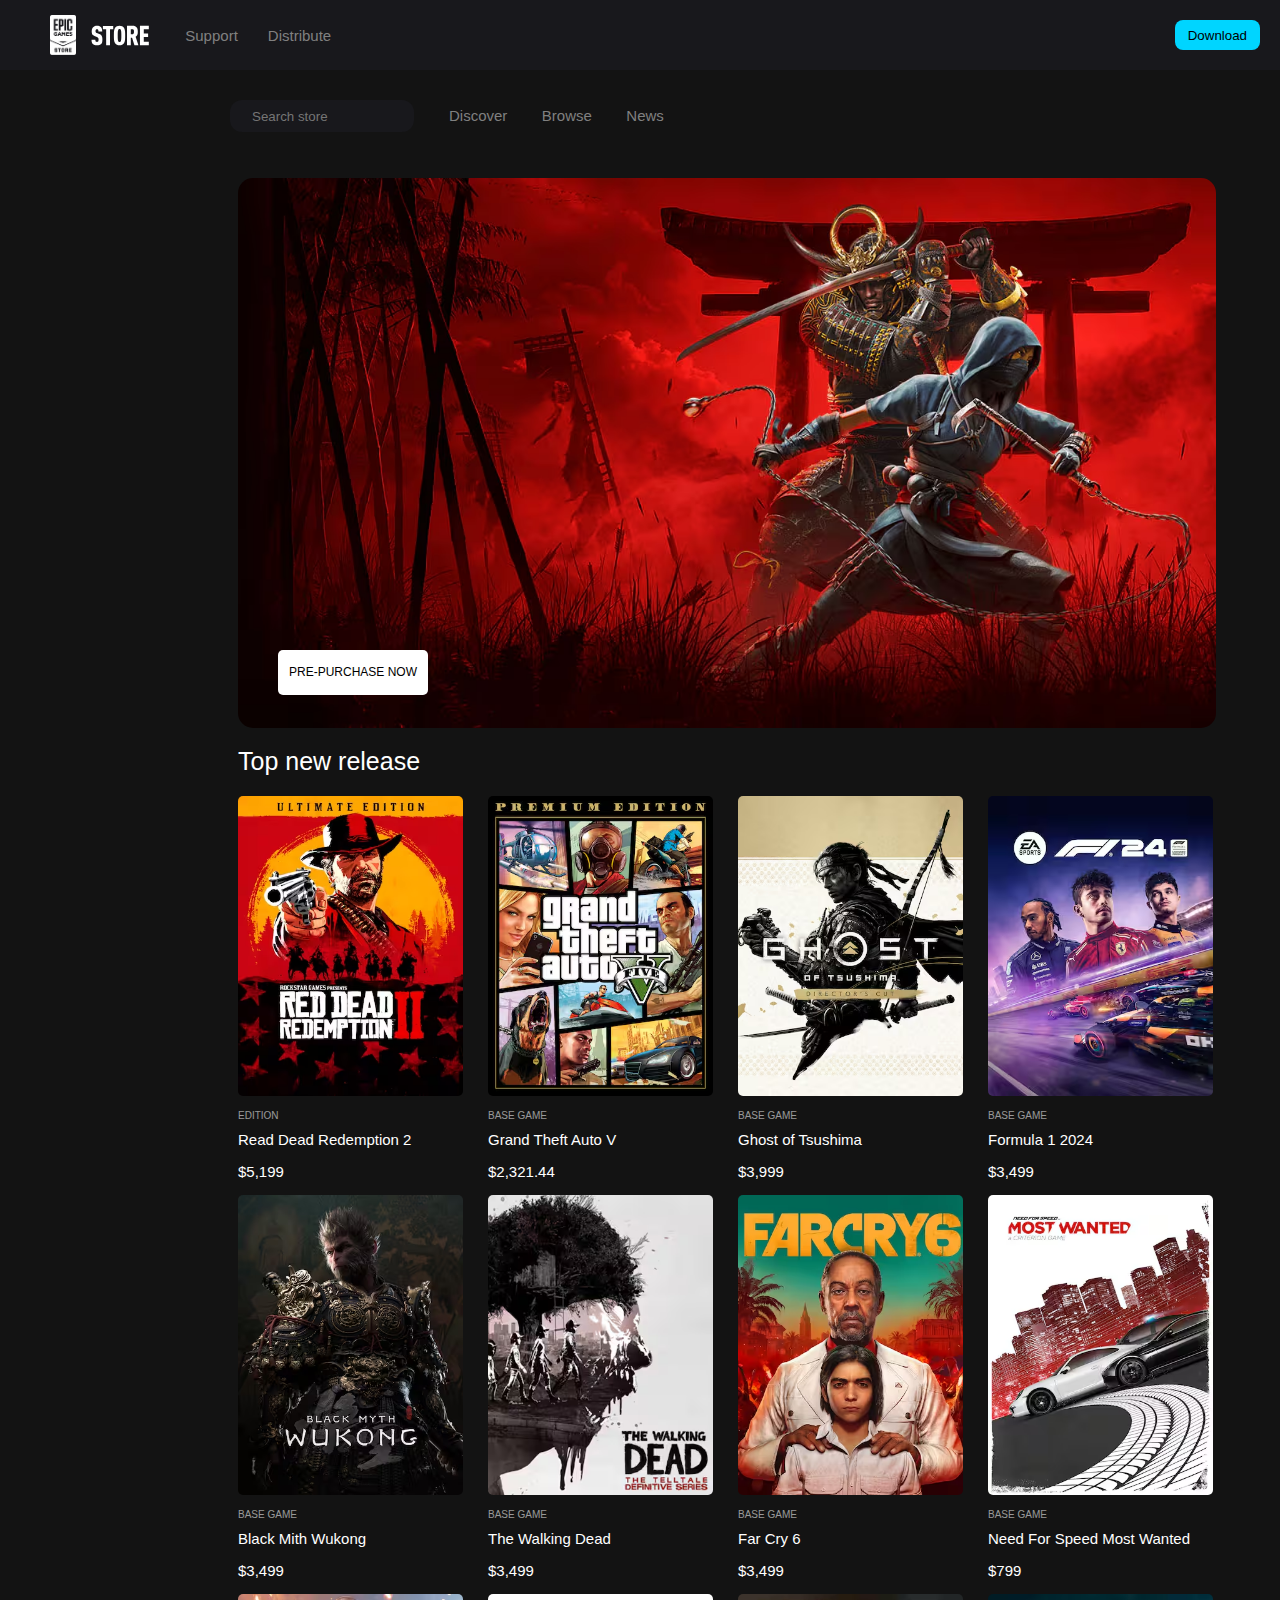
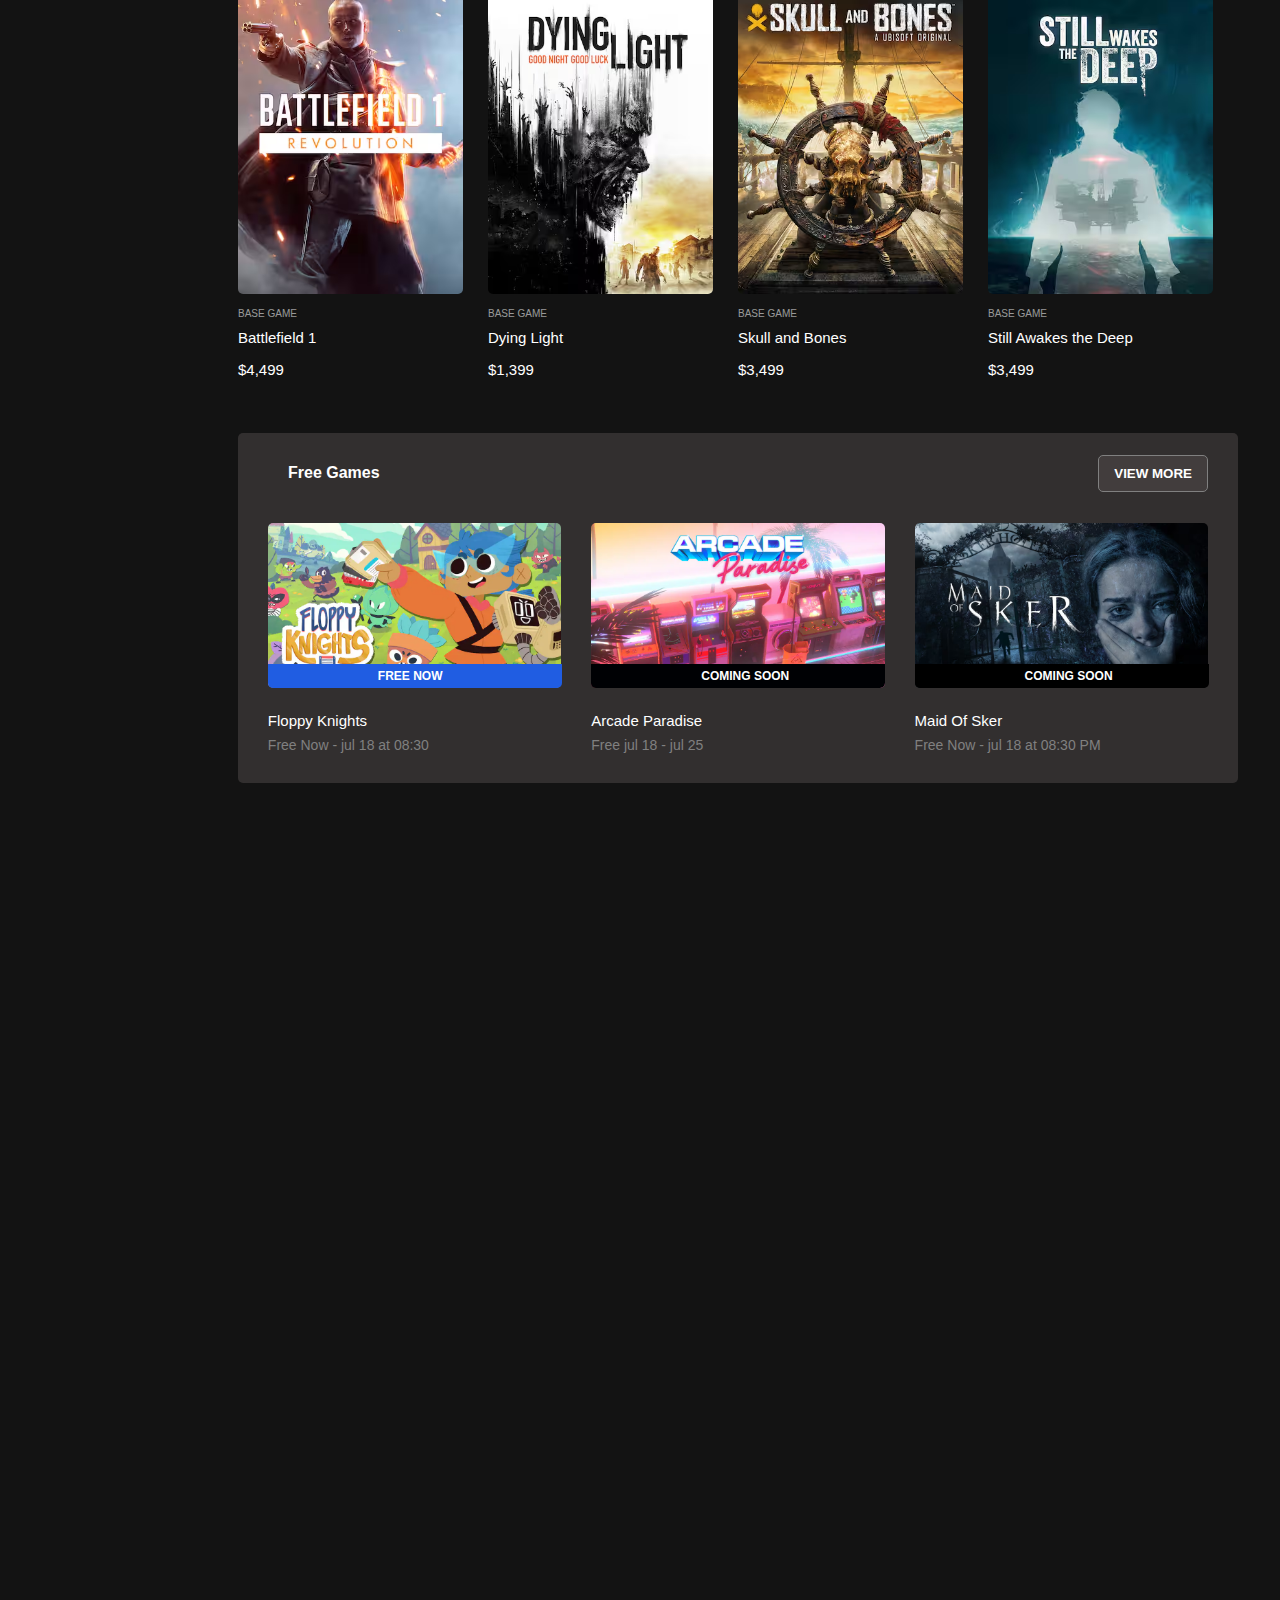
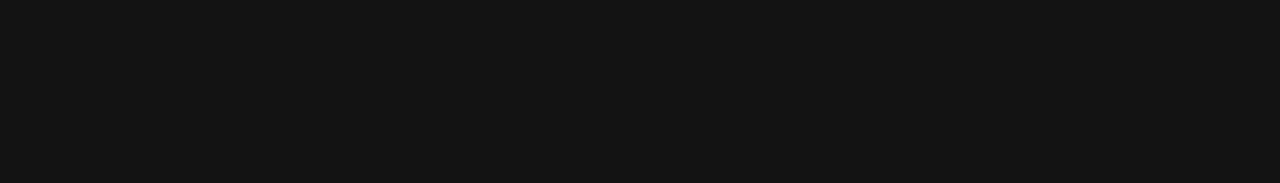
<file: index.html>
<!DOCTYPE html>
        <html lang="en">
        <head>
                <meta charset="UTF-8">
                <meta name="viewport" content="width=device-width, initial-scale=1.0">
                <title>Document</title>
                <link rel="stylesheet" href="styles.css">
            </head>
            <body>
                <header class="main-header">
                    <div class="left-section">
                        <img class="epic-logo" src="header logos/epi.png">
                        <img class="store-logo" src="header logos/Store.svg" alt="">
                        <button class="mid-sec1">Support</button>
                        <button class="mid-sec2">Distribute</button>
                    </div>
                    <div class="right-section">
                        <button class="download-button">Download
                        </button>
                    </div>
                </header>
                <header class="main-header2">
                    <div class="search">
                        <input type="text" class="search-bar" placeholder="Search store">
                    </div>
                    <div class="searching-details">
                        <button class="s-details">Discover</button>
                        <button class="s-details">Browse</button>
                        <button class="s-details">News</button>
                    </div>
                </header>
                <div class="main-thumbnail">
                    <div class="thumbnail-container">
                        <img class="m-thumbnail" src="thumbnails/egs-ac-shadows-carousel-desktop-1248x702-1d4d804e0154.avif" alt="">
                        <div class="purchase-button">PRE-PURCHASE NOW</div>
                    </div>
                </div>
                <div class="headings">Top new release</div>
                <div class="sub-thumbnails">
                    <div>
                        <div class="top-thumbnails">
                            <img class="thumbnails" src="thumbnails/red dead.avif" alt="">
                        </div>
                        <div class="game-purchase-details">
                            <p class="game-type">EDITION</p>
                            <p class="game-name">Read Dead Redemption 2</p>
                            <p class="game-price">$5,199</p>
                        </div>
                    </div>
                    <div>
                        <div class="top-thumbnails">
                            <img class="thumbnails" src="thumbnails/gta5.avif" alt="">
                        </div>
                        <div class="game-purchase-details">
                            <p class="game-type">BASE GAME</p>
                            <p class="game-name">Grand Theft Auto V</p>
                            <p class="game-price">$2,321.44</p>
                        </div>
                    </div>
                    <div>
                        <div class="top-thumbnails">
                            <img class="thumbnails" src="thumbnails/ghost of tsushima.avif" alt="">
                        </div>
                        <div class="game-purchase-details">
                            <p class="game-type">BASE GAME</p>
                            <p class="game-name">Ghost of Tsushima</p>
                            <p class="game-price">$3,999</p>
                        </div>
                    </div>
                
                    <div>
                        <div class="top-thumbnails">
                            <img class="thumbnails" src="thumbnails/EGS_F124_Codemasters_S2_1200x1600-4640c5c849df939a2303ab872d618530.avif" alt="">
                        </div>
                        <div class="game-purchase-details">
                            <p class="game-type">BASE GAME</p>
                            <p class="game-name">Formula 1 2024</p>
                            <p class="game-price">$3,499</p>
                        </div>
                    </div>
                    <div>
                        <div class="top-thumbnails">
                            <img class="thumbnails" src="thumbnails/black mith.avif" alt="">
                        </div>
                        <div class="game-purchase-details">
                            <p class="game-type">BASE GAME</p>
                            <p class="game-name">Black Mith Wukong</p>
                            <p class="game-price">$3,499</p>
                        </div>
                    </div>
                    <div>
                        <div class="top-thumbnails">
                            <img class="thumbnails" src="thumbnails/the walking dead.avif" alt="">
                        </div>
                        <div class="game-purchase-details">
                            <p class="game-type">BASE GAME</p>
                            <p class="game-name">The Walking Dead</p>
                            <p class="game-price">$3,499</p>
                        </div>
                    </div>
                    <div>
                        <div class="top-thumbnails">
                            <img class="thumbnails" src="thumbnails/TETRA_PREORDER_STANDARD EDITION_EPIC_Store_Portrait_1200x1600-1200x1600-ca8b802ff13813c37a44ebf68d0946a2.avif" alt="">
                        </div>
                        <div class="game-purchase-details">
                            <p class="game-type">BASE GAME</p>
                            <p class="game-name">Far Cry 6</p>
                            <p class="game-price">$3,499</p>
                        </div>
                    </div>
                    <div>
                        <div class="top-thumbnails">
                            <img class="thumbnails" src="thumbnails/need-for-speed-most-wanted-1lnma.avif" alt="">
                        </div>
                        <div class="game-purchase-details">
                            <p class="game-type">BASE GAME</p>
                            <p class="game-name">Need For Speed Most Wanted</p>
                            <p class="game-price">$799</p>
                        </div>
                    </div>
                    <div>
                        <div class="top-thumbnails">
                            <img class="thumbnails" src="thumbnails/battlefield-1-9wn24.avif" alt="">
                        </div>
                        <div class="game-purchase-details">
                            <p class="game-type">BASE GAME</p>
                            <p class="game-name">Battlefield 1</p>
                            <p class="game-price">$4,499</p>
                        </div>
                    </div>
                    <div>
                        <div class="top-thumbnails">
                            <img class="thumbnails" src="thumbnails/EGS_DyingLightStandardEdition_Techland_Editions_S2_1200x1600-49546d7deaaf160596e034613a2d2a93.avif" alt="">
                        </div>
                        <div class="game-purchase-details">
                            <p class="game-type">BASE GAME</p>
                            <p class="game-name">Dying Light</p>
                            <p class="game-price">$1,399</p>
                        </div>
                    </div>
                    <div>
                        <div class="top-thumbnails">
                            <img class="thumbnails" src="thumbnails/SAB_Store_Portrait_1200x1600_1200x1600-121f3de29b692d333e0773c7d4a7a432.avif" alt="">
                        </div>
                        <div class="game-purchase-details">
                            <p class="game-type">BASE GAME</p>
                            <p class="game-name">Skull and Bones</p>
                            <p class="game-price">$3,499</p>
                        </div>
                    </div>
                    <div>
                        <div class="top-thumbnails">
                            <img class="thumbnails" src="thumbnails/still-wakes-the-deep-6j4ek.avif" alt="">
                        </div>
                        <div class="game-purchase-details">
                            <p class="game-type">BASE GAME</p>
                            <p class="game-name">Still Awakes the Deep</p>
                            <p class="game-price">$3,499</p>
                        </div>
                    </div>
                </div>
                <div class="free-games">
                    <div class="free-games-logo">
                        <div>
                            <p class="free-g">Free Games</p>
                        </div>
                        <div>
                            <button class="view-more">VIEW MORE</button>
                        </div>
                    </div>
                    <div class="free-game-details">
                        <div class="free-game">
                            <div>
                                <img class="f-games" src="freegames/floppy-knights-rnv64.webp" alt="">
                                <div class="play-now1">FREE NOW</div>
                            </div>
                            <div class="fg-name">Floppy Knights</div>
                            <div class="fg-name-details">Free Now - jul 18 at 08:30</div>
                            
                        </div>
                        <div>
                            <div class="free-game">
                                <img class="f-games" src="freegames/EGS_ArcadeParadise_NosebleedInteractive_S1_2560x1440-5a8ca84efde851f3ca2b0d30b393543e.webp" alt="">
                                <div class="play-now2">COMING SOON</div>
                            </div>
                            <div class="fg-name">Arcade Paradise</div>
                            <div class="fg-name-details">Free jul 18 - jul 25</div>
                        </div>
                        <div class="free-game">
                            <div>
                                <img class="f-games" src="freegames/maid-of-sker-1ig0g.avif" alt="">
                            <div class="play-now3">COMING SOON</div>
                            </div>
                            <div class="fg-name">Maid Of Sker</div>
                            <div class="fg-name-details">Free Now - jul 18 at 08:30 PM</div>
                        </div>
                    </div>
                </div>
                
         </body>
        </html>
</file>
<file: styles.css>
body{
    background-color:rgb(19, 19, 19) ;
    margin-bottom: 1000px;
    scroll-behavior: smooth;
    font-family: Arial, Helvetica, sans-serif;
}
.main-header{
    height: 70px;
    background-color: #18181c;
    display: flex;
    justify-content:space-between;
    position: fixed;
    z-index: 1000;
    top: 0;
    left: 0;
    right: 0;
}
.main-header2{
    height: 70px;
    background-color:rgb(19, 19, 19);
    display: flex;
    padding-top: 30px;
    padding-left: 230px;
    position: fixed;
    top: 70px;
    left: 0;
    right: 0;
    z-index: 1000;
}
.left-section{
    width: 95px;
    height: 70px;
    display: flex;
    align-items: center;
}
.epic-logo{
    height:40px;
    margin-left: 50px;
    margin-right: 10px;
}
.middle-section{
    width: 435px;
    height: 70px;
    display: flex;
    align-items: center;
}
.store-logo{
    height: 35px;
    margin-left: 5px;
    margin-right: 20px;
}
.mid-sec1{
    padding-right: 15px;
    padding-left: 15px;
    color: gray;
    border: none;
    background-color:transparent;
    height:30px;
    border-radius: 7px;
    font-size: 15px;
}
.mid-sec2{
    padding-right: 15px;
    padding-left: 15px;
    color: gray;
    border: none;
    height:30px;
    border-radius: 7px;
    background-color: transparent;
    font-size: 15px;
}
.mid-sec1:hover{
    background-color: rgba(198, 192, 192, 0.236);
}
.mid-sec2:hover{
    background-color: rgba(198, 192, 192, 0.237);
}

.right-section{
    width: 200px;
    height: 70px;
    display: flex;
    align-items: center;
    justify-content: end;
}
.download-button{
    background-color: rgb(0, 213, 255);
    color: black;
    border: none;
    border-radius: 8px;
    height: 30px;
    padding-left: 13px;
    padding-right: 13px;
    margin-right: 20px;
   
}
.search-bar{
    width: 180px;
    height: 30px;
    border: none;
    border-radius: 12px;
    background-color:#18181c;
    color: grey;
    margin-right: 20px;
}
.search-bar::placeholder{
    padding-left: 20px;
}
.s-details{
    padding-right: 15px;
    padding-left: 15px;
    color: gray;
    border: none;
    background-color:transparent;
    height:30px;
    border-radius: 7px;
    font-size: 15px;
}
.s-details:hover{
    background-color: rgba(198, 192, 192, 0.237);
}
.thumbnail-container{
    position: relative;
}
.purchase-button{
    height: 30px;
    width: 150px;
    border-radius: 5px;
    position: absolute;
    bottom: 37px;
    left: 270px;
    background-color: white;
    text-align: center;
    padding-top: 15px;
    font-size: 12px;

}
.main-thumbnail{
    width:1205px
}
.m-thumbnail{
    height:550px;
    margin-top: 170px;
    margin-left: 230px;
    border-radius: 15px;
}

.headings{
    color:white;
    font-size: 25px;
    margin-left: 230px;
    margin-top: 15px;
}
.sub-thumbnails{
    display: grid;
    grid-template-columns: 1fr 1fr 1fr 1fr;
    width: 1000px;
    padding-left: 230px;
    padding-top: 20px;
}
.thumbnails{
    height: 300px;
    margin-right: 20px;
    border-radius: 5px;
}
.game-name{
    color: white;
    font-size: 15px;
    margin-top: 5px;
    margin-bottom: 10px;
}
.game-price{
    color: white;
    font-size: 15px;
}
.game-type{
    color: rgba(245, 245, 245, 0.6);
    font-size: 10px;
}
.free-games{
    background-color: rgba(81, 76, 76, 0.503);
    height:350px;
    width: 1000px;
    margin-left: 230px;
    margin-top: 40px;
    border-radius: 5px;
}
.free-games-logo{
    height: 80px;
    display: flex;
    justify-content: space-between;
    align-items: center;
}
.view-more{
    border: 1px solid grey;
    background-color:rgba(81, 76, 76, 0.503) ;
    margin-right: 30px;
    padding-left: 15px;
    padding-right: 15px;
    height: 37px;
    color:white;
    font-weight: bold;
    border-radius: 5px;
}
.free-g{
    color: white;
    font-weight: bold;
    margin-left: 50px;
}
.f-games{
    height: 165px;
    margin-top: 10px;
    border-radius: 5px;
}
.free-game-details{
    display: flex;
    justify-content: space-evenly;
    align-items: center;
}
.free-game{
    position: relative;
}
.play-now1{
    position: absolute;
    background-color: rgb(32, 93, 226);
    color: white;
    font-size: 12px;
    font-weight: bold;
    width:184px;
    padding-left: 110px;
    bottom: 4px;
    padding-top: 5px;
    padding-bottom: 5px;
    border-bottom-left-radius: 5px;
    border-bottom-right-radius: 5px;
}
.play-now2{
    position: absolute;
    background-color: rgb(0, 1, 4);
    color: white;
    font-size: 12px;
    font-weight: bold;
    width:184px;
    padding-left: 110px;
    bottom: 4px;
    padding-top: 5px;
    padding-bottom: 5px;
    border-bottom-left-radius: 5px;
    border-bottom-right-radius: 5px;
}
.play-now3{
    position: absolute;
    background-color: rgb(0, 0, 0);
    color: white;
    font-size: 12px;
    font-weight: bold;
    width:184px;
    padding-left: 110px;
    bottom: 4px;
    padding-top: 5px;
    padding-bottom: 5px;
    border-bottom-left-radius: 5px;
    border-bottom-right-radius: 5px;
}
.fg-name{
    color: white;
    font-size: 15px;
    position: absolute;
    padding-top: 20px;
}
.fg-name-details{
    color: grey;
    position: absolute;
    padding-top: 45px;
    font-size: 14px;
    width: 200px;
}
</file>
